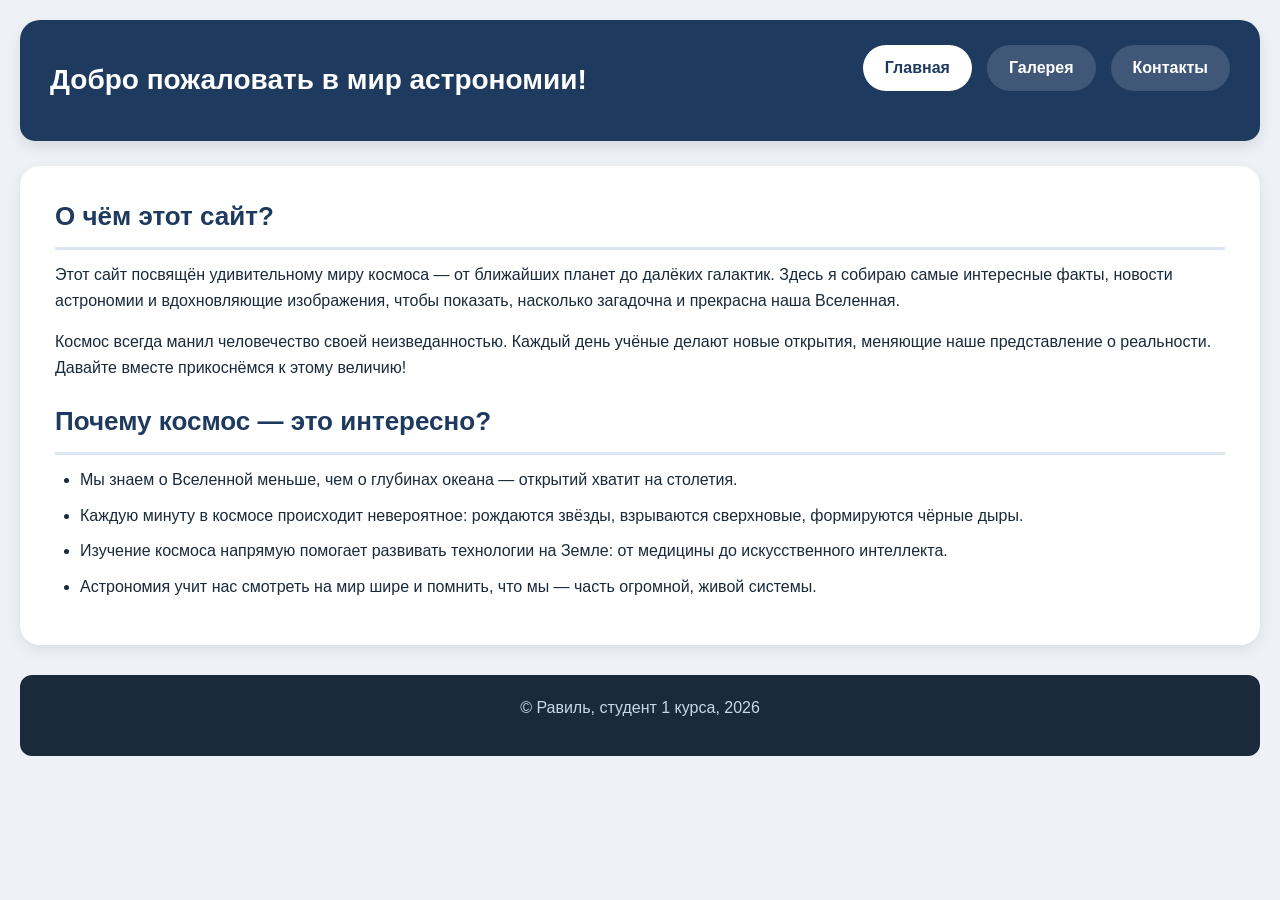
<file: index.html>
<!DOCTYPE html>
<html lang="ru">
<head>
    <meta charset="UTF-8">
    <meta name="viewport" content="width=device-width, initial-scale=1.0">
    <title>Мой космический гид | Вселенная рядом</title>
    
    <!-- ПОДКЛЮЧЕНИЕ CSS (ПР №2) -->
    <link rel="stylesheet" href="style.css">
    
</head>
<body>

    <!-- ===== (HEADER) ===== -->
    <header>
        <h1>Добро пожаловать в мир астрономии!</h1>
        
        <!-- Навигационное меню (3 пункта, один рабочий) -->
        <nav>
            <ul>
                <!-- рабочая ссылка -->
                <li><a href="index.html" class="active">Главная</a></li>
                <li><a href="gallery.html">Галерея</a></li>
                <li><a href="contacts.html">Контакты</a></li>
            </ul>
        </nav>
    </header>

    <!-- ===== (MAIN) ===== -->
    <main>
        <!-- Секция с ключевым контентом -->
        <section>
            <h2>О чём этот сайт?</h2>
            
            <p>Этот сайт посвящён удивительному миру космоса — от ближайших планет до далёких галактик. Здесь я собираю самые интересные факты, новости астрономии и вдохновляющие изображения, чтобы показать, насколько загадочна и прекрасна наша Вселенная.</p>
            <p>Космос всегда манил человечество своей неизведанностью. Каждый день учёные делают новые открытия, меняющие наше представление о реальности. Давайте вместе прикоснёмся к этому величию!</p>
            
            <h2>Почему космос — это интересно?</h2>
            
            <!-- Маркированный список с ключевыми причинами -->
            <ul>
                <li>Мы знаем о Вселенной меньше, чем о глубинах океана — открытий хватит на столетия.</li>
                <li>Каждую минуту в космосе происходит невероятное: рождаются звёзды, взрываются сверхновые, формируются чёрные дыры.</li>
                <li>Изучение космоса напрямую помогает развивать технологии на Земле: от медицины до искусственного интеллекта.</li>
                <li>Астрономия учит нас смотреть на мир шире и помнить, что мы — часть огромной, живой системы.</li>
            </ul>
        </section>
    </main>

    <!-- ===== (FOOTER) ===== -->
    <footer>
        <p>© Равиль, студент 1 курса, 2026</p>
    </footer>

</body>
</html>
</file>
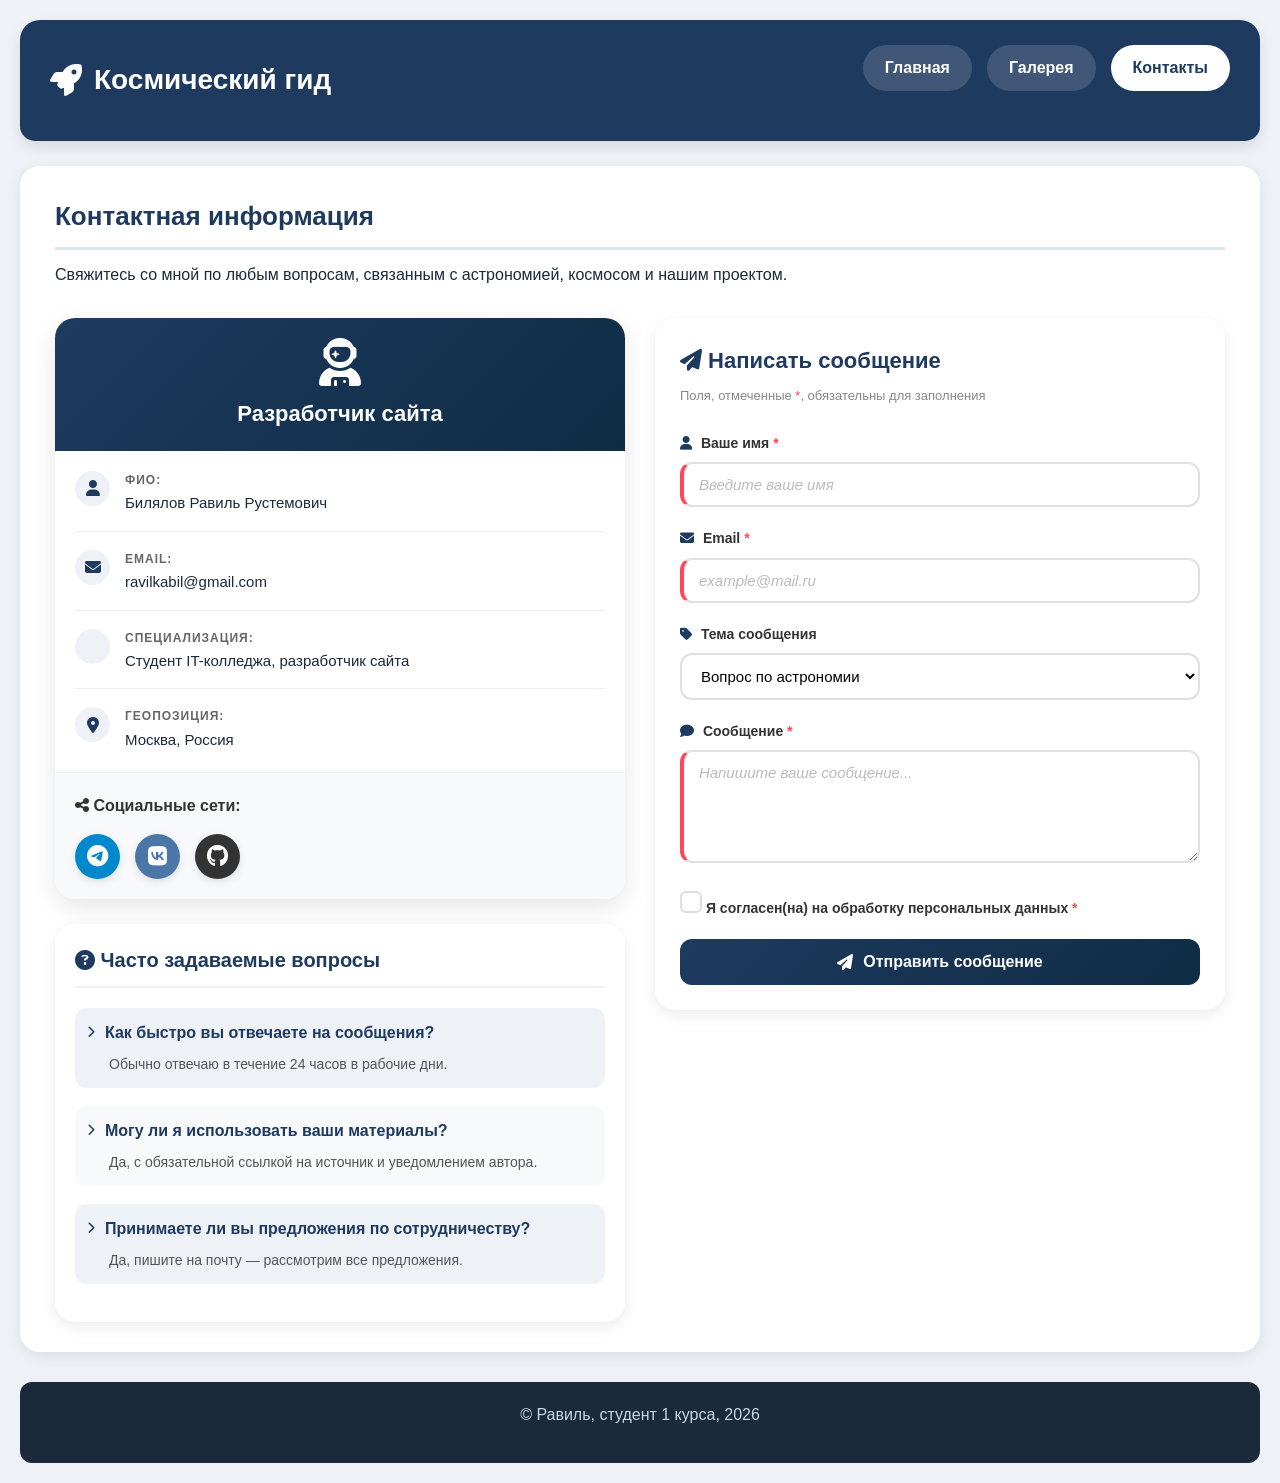
<file: contacts.html>
<!DOCTYPE html>
<html lang="ru">
<head>
    <meta charset="UTF-8">
    <meta name="viewport" content="width=device-width, initial-scale=1.0">
    <title>Контакты - Космический гид</title>
    
    <link rel="stylesheet" href="style.css">
    <link rel="stylesheet" href="https://cdnjs.cloudflare.com/ajax/libs/font-awesome/6.4.0/css/all.min.css">
</head>
<body>

    <header>
        <div class="logo">
            <i class="fas fa-rocket"></i>
            <h1>Космический гид</h1>
        </div>
        
        <nav>
            <ul>
                <li><a href="index.html">Главная</a></li>
                <li><a href="gallery.html">Галерея</a></li>
                <li><a href="contacts.html" class="active">Контакты</a></li>
            </ul>
        </nav>
    </header>

    <main>
        <h2 style="margin-top: 0;">Контактная информация</h2>
        <p style="margin-bottom: 30px;">Свяжитесь со мной по любым вопросам, связанным с астрономией, космосом и нашим проектом.</p>
        
        <div class="contacts-layout">
            <div class="contacts-left">
                <div class="info-card">
                    <div class="info-card-header">
                        <i class="fas fa-user-astronaut"></i>
                        <h3>Разработчик сайта</h3>
                    </div>
                    <div class="info-card-content">
                        <div class="info-item">
                            <i class="fas fa-user"></i>
                            <div>
                                <strong>ФИО:</strong>
                                <span>Билялов Равиль Рустемович</span>
                            </div>
                        </div>
                        <div class="info-item">
                            <i class="fas fa-envelope"></i>
                            <div>
                                <strong>Email:</strong>
                                <a href="mailto:ravilkabil@gmail.com">ravilkabil@gmail.com</a>
                            </div>
                        </div>
                        <div class="info-item">
                            <i class="fas fa-telescope"></i>
                            <div>
                                <strong>Специализация:</strong>
                                <span>Студент IT-колледжа, разработчик сайта</span>
                            </div>
                        </div>
                        <div class="info-item">
                            <i class="fas fa-map-marker-alt"></i>
                            <div>
                                <strong>Геопозиция:</strong>
                                <span>Москва, Россия</span>
                            </div>
                        </div>
                    </div>
                    <div class="social-links">
                        <h4><i class="fas fa-share-alt"></i> Социальные сети:</h4>
                        <div class="social-icons">
                            <a href="https://t.me/ow3rdoz" class="social-icon telegram"><i class="fab fa-telegram-plane"></i></a>
                            <a href="https://vk.com/ravilkab" class="social-icon vk"><i class="fab fa-vk"></i></a>
                            <a href="https://github.com/solflade" class="social-icon github"><i class="fab fa-github"></i></a>
                        </div>
                    </div>
                </div>

                <div class="faq-block">
                    <h3><i class="fas fa-question-circle"></i> Часто задаваемые вопросы</h3>
                    <div class="faq-item">
                        <div class="faq-question"><i class="fas fa-chevron-right"></i> Как быстро вы отвечаете на сообщения?</div>
                        <div class="faq-answer">Обычно отвечаю в течение 24 часов в рабочие дни.</div>
                    </div>
                    <div class="faq-item">
                        <div class="faq-question"><i class="fas fa-chevron-right"></i> Могу ли я использовать ваши материалы?</div>
                        <div class="faq-answer">Да, с обязательной ссылкой на источник и уведомлением автора.</div>
                    </div>
                    <div class="faq-item">
                        <div class="faq-question"><i class="fas fa-chevron-right"></i> Принимаете ли вы предложения по сотрудничеству?</div>
                        <div class="faq-answer">Да, пишите на почту — рассмотрим все предложения.</div>
                    </div>
                </div>
            </div>

            <div class="contacts-right">
                <div class="contact-form">
                    <h3><i class="fas fa-paper-plane"></i> Написать сообщение</h3>
                    <p class="form-note">Поля, отмеченные <span class="required-star">*</span>, обязательны для заполнения</p>
                    
                    <form action="#" method="POST" id="feedback-form">
                        <div class="form-group">
                            <label for="name"><i class="fas fa-user"></i> Ваше имя <span class="required-star">*</span></label>
                            <input type="text" id="name" name="name" class="form-input" placeholder="Введите ваше имя" required>
                        </div>

                        <div class="form-group">
                            <label for="email"><i class="fas fa-envelope"></i> Email <span class="required-star">*</span></label>
                            <input type="email" id="email" name="email" class="form-input" placeholder="example@mail.ru" required>
                        </div>

                        <div class="form-group">
                            <label for="subject"><i class="fas fa-tag"></i> Тема сообщения</label>
                            <select id="subject" name="subject" class="form-input">
                                <option value="question">Вопрос по астрономии</option>
                                <option value="cooperation">Сотрудничество</option>
                                <option value="suggestion">Предложение</option>
                                <option value="other">Другое</option>
                            </select>
                        </div>

                        <div class="form-group">
                            <label for="message"><i class="fas fa-comment"></i> Сообщение <span class="required-star">*</span></label>
                            <textarea id="message" name="message" class="form-textarea" placeholder="Напишите ваше сообщение..." rows="5" required></textarea>
                        </div>

                        <div class="form-group checkbox-group">
                            <label class="checkbox-label">
                                <input type="checkbox" id="consent" name="consent" required class="checkbox-input">
                                <span class="checkmark"></span>
                                <span class="checkbox-text">Я согласен(на) на обработку персональных данных</span>
                                <span class="required-star">*</span>
                            </label>
                        </div>

                        <button type="submit" class="submit-btn">
                            <i class="fas fa-paper-plane"></i> Отправить сообщение
                        </button>

                        <div class="form-success" id="form-success">
                            <i class="fas fa-check-circle"></i> Сообщение успешно отправлено! Я свяжусь с вами в ближайшее время.
                        </div>
                    </form>
                </div>
            </div>
        </div>
    </main>

    <footer>
        <p>© Равиль, студент 1 курса, 2026</p>
    </footer>

    <script src="script.js"></script>
</body>
</html>
</file>
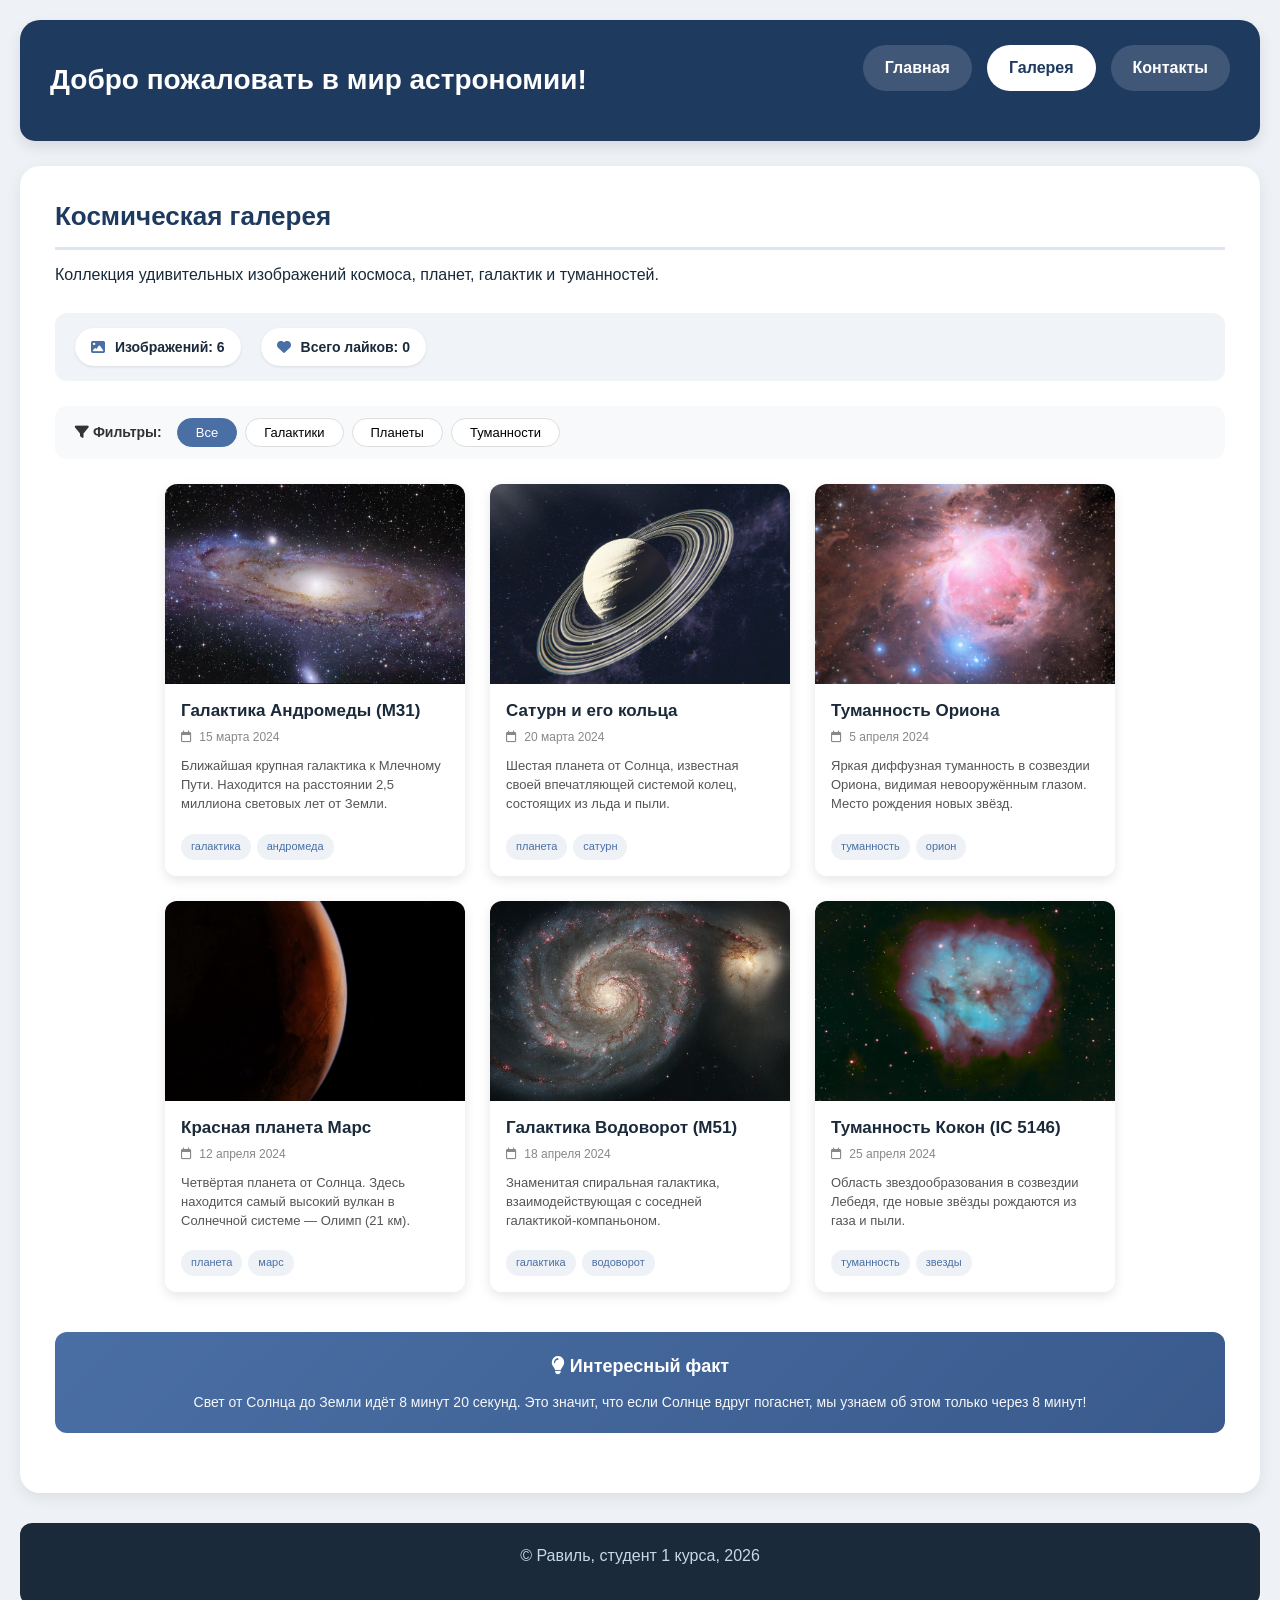
<file: gallery.html>
<!DOCTYPE html>
<html lang="ru">
<head>
    <meta charset="UTF-8">
    <meta name="viewport" content="width=device-width, initial-scale=1.0">
    <title>Галерея - Космический гид</title>
    
    <!-- Подключение стилей -->
    <link rel="stylesheet" href="style.css">
    
    <!-- Font Awesome для иконок -->
    <link rel="stylesheet" href="https://cdnjs.cloudflare.com/ajax/libs/font-awesome/6.4.0/css/all.min.css">
</head>
<body>

    <!-- ===== ШАПКА САЙТА ===== -->
    <header>
        <h1>Добро пожаловать в мир астрономии!</h1>
        
        <!-- Навигационное меню (ссылка на галерею) -->
        <nav>
            <ul>
                <li><a href="index.html">Главная</a></li>
                <li><a href="gallery.html" class="active">Галерея</a></li>
                <!-- заглушка -->
                <li><a href="contacts.html">Контакты</a></li>
            </ul>
        </nav>
    </header>

    <!-- ===== ОСНОВНОЕ СОДЕРЖИМОЕ ===== -->
    <main>
        <h2 style="margin-top: 0;">Космическая галерея</h2>
        <p style="margin-bottom: 25px;">Коллекция удивительных изображений космоса, планет, галактик и туманностей.</p>
        
        <!-- Панель управления (счётчики и переключение вида) -->
        <div class="controls-panel">
            <div class="stats">
                <span class="stat-item">
                    <i class="fas fa-image"></i>
                    Изображений: <span id="image-counter">0</span>
                </span>
                <span class="stat-item">
                    <i class="fas fa-heart"></i>
                    Всего лайков: <span id="total-likes">0</span>
                </span>
            </div>
        </div>

        <!-- Фильтры по категориям -->
        <div class="filters">
            <h3><i class="fas fa-filter"></i> Фильтры:</h3>
            <div class="filter-buttons">
                <button class="filter-btn active" data-filter="all">Все</button>
                <button class="filter-btn" data-filter="galaxy">Галактики</button>
                <button class="filter-btn" data-filter="planet">Планеты</button>
                <button class="filter-btn" data-filter="nebula">Туманности</button>
            </div>
        </div>

        <!-- ГАЛЕРЕЯ С CSS GRID -->
        <div class="gallery-grid" id="image-gallery">
            
            <!-- Карточка 1: Галактика Андромеды -->
            <article class="image-card" data-category="galaxy">
                <div class="card-image">
                    <img src="images/ANDROMEDA.png" 
                         alt="Галактика Андромеды - ближайшая крупная галактика к Млечному Пути"
                         class="gallery-img"
                         loading="lazy">
                    <div class="image-overlay">
                        <button class="like-btn" data-id="1">
                            <i class="far fa-heart"></i>
                            <span class="like-count">0</span>
                        </button>
                        <button class="zoom-btn">
                            <i class="fas fa-expand"></i>
                        </button>
                    </div>
                </div>
                <div class="card-content">
                    <h3 class="image-title">Галактика Андромеды (M31)</h3>
                    <p class="image-date"><i class="far fa-calendar"></i> 15 марта 2024</p>
                    <p class="image-description">Ближайшая крупная галактика к Млечному Пути. Находится на расстоянии 2,5 миллиона световых лет от Земли.</p>
                    <div class="image-tags">
                        <span class="tag">галактика</span>
                        <span class="tag">андромеда</span>
                    </div>
                </div>
            </article>

            <!-- Карточка 2: Сатурн -->
            <article class="image-card" data-category="planet">
                <div class="card-image">
                    <img src="images/SATURN.png" 
                         alt="Планета Сатурн с её знаменитыми кольцами"
                         class="gallery-img"
                         loading="lazy">
                    <div class="image-overlay">
                        <button class="like-btn" data-id="2">
                            <i class="far fa-heart"></i>
                            <span class="like-count">0</span>
                        </button>
                        <button class="zoom-btn">
                            <i class="fas fa-expand"></i>
                        </button>
                    </div>
                </div>
                <div class="card-content">
                    <h3 class="image-title">Сатурн и его кольца</h3>
                    <p class="image-date"><i class="far fa-calendar"></i> 20 марта 2024</p>
                    <p class="image-description">Шестая планета от Солнца, известная своей впечатляющей системой колец, состоящих из льда и пыли.</p>
                    <div class="image-tags">
                        <span class="tag">планета</span>
                        <span class="tag">сатурн</span>
                    </div>
                </div>
            </article>

            <!-- Карточка 3: Туманность Ориона -->
            <article class="image-card" data-category="nebula">
                <div class="card-image">
                    <img src="images/ORION.png" 
                         alt="Туманность Ориона - яркая эмиссионная туманность"
                         class="gallery-img"
                         loading="lazy">
                    <div class="image-overlay">
                        <button class="like-btn" data-id="3">
                            <i class="far fa-heart"></i>
                            <span class="like-count">0</span>
                        </button>
                        <button class="zoom-btn">
                            <i class="fas fa-expand"></i>
                        </button>
                    </div>
                </div>
                <div class="card-content">
                    <h3 class="image-title">Туманность Ориона</h3>
                    <p class="image-date"><i class="far fa-calendar"></i> 5 апреля 2024</p>
                    <p class="image-description">Яркая диффузная туманность в созвездии Ориона, видимая невооружённым глазом. Место рождения новых звёзд.</p>
                    <div class="image-tags">
                        <span class="tag">туманность</span>
                        <span class="tag">орион</span>
                    </div>
                </div>
            </article>

            <!-- Карточка 4: Марс -->
            <article class="image-card" data-category="planet">
                <div class="card-image">
                    <img src="images/MARS.png" 
                         alt="Красная планета Марс с вулканами и долинами"
                         class="gallery-img"
                         loading="lazy">
                    <div class="image-overlay">
                        <button class="like-btn" data-id="4">
                            <i class="far fa-heart"></i>
                            <span class="like-count">0</span>
                        </button>
                        <button class="zoom-btn">
                            <i class="fas fa-expand"></i>
                        </button>
                    </div>
                </div>
                <div class="card-content">
                    <h3 class="image-title">Красная планета Марс</h3>
                    <p class="image-date"><i class="far fa-calendar"></i> 12 апреля 2024</p>
                    <p class="image-description">Четвёртая планета от Солнца. Здесь находится самый высокий вулкан в Солнечной системе — Олимп (21 км).</p>
                    <div class="image-tags">
                        <span class="tag">планета</span>
                        <span class="tag">марс</span>
                    </div>
                </div>
            </article>

            <!-- Карточка 5: Галактика Водоворот -->
            <article class="image-card" data-category="galaxy">
                <div class="card-image">
                    <img src="images/VODOVOROD.png" 
                         alt="Галактика Водоворот (M51) с ярко выраженной спиральной структурой"
                         class="gallery-img"
                         loading="lazy">
                    <div class="image-overlay">
                        <button class="like-btn" data-id="5">
                            <i class="far fa-heart"></i>
                            <span class="like-count">0</span>
                        </button>
                        <button class="zoom-btn">
                            <i class="fas fa-expand"></i>
                        </button>
                    </div>
                </div>
                <div class="card-content">
                    <h3 class="image-title">Галактика Водоворот (M51)</h3>
                    <p class="image-date"><i class="far fa-calendar"></i> 18 апреля 2024</p>
                    <p class="image-description">Знаменитая спиральная галактика, взаимодействующая с соседней галактикой-компаньоном.</p>
                    <div class="image-tags">
                        <span class="tag">галактика</span>
                        <span class="tag">водоворот</span>
                    </div>
                </div>
            </article>

            <!-- Карточка 6: Туманность Кокон -->
            <article class="image-card" data-category="nebula">
                <div class="card-image">
                    <img src="images/COCON.png" 
                         alt="Туманность Кокон - область звездообразования"
                         class="gallery-img"
                         loading="lazy">
                    <div class="image-overlay">
                        <button class="like-btn" data-id="6">
                            <i class="far fa-heart"></i>
                            <span class="like-count">0</span>
                        </button>
                        <button class="zoom-btn">
                            <i class="fas fa-expand"></i>
                        </button>
                    </div>
                </div>
                <div class="card-content">
                    <h3 class="image-title">Туманность Кокон (IC 5146)</h3>
                    <p class="image-date"><i class="far fa-calendar"></i> 25 апреля 2024</p>
                    <p class="image-description">Область звездообразования в созвездии Лебедя, где новые звёзды рождаются из газа и пыли.</p>
                    <div class="image-tags">
                        <span class="tag">туманность</span>
                        <span class="tag">звезды</span>
                    </div>
                </div>
            </article>

        </div>

        <!-- Интересный факт -->
        <aside class="gallery-info">
            <h3><i class="fas fa-lightbulb"></i> Интересный факт</h3>
            <p>Свет от Солнца до Земли идёт 8 минут 20 секунд. Это значит, что если Солнце вдруг погаснет, мы узнаем об этом только через 8 минут!</p>
        </aside>
    </main>

    <!-- ===== ПОДВАЛ САЙТА ===== -->
    <footer>
        <p>© Равиль, студент 1 курса, 2026</p>
    </footer>

    <!-- Подключение JavaScript -->
    <script src="script.js"></script>

</body>
</html>
</file>
<file: style.css>
/* ---------- 1. СБРОС СТАНДАРТНЫХ ОТСТУПОВ ---------- */
* {
    margin: 0;
    padding: 0;
    box-sizing: border-box;
}

/* ---------- 2. ОБЩИЕ СТИЛИ ДЛЯ СТРАНИЦЫ ---------- */
body {
    font-family: 'Segoe UI', Tahoma, Geneva, Verdana, sans-serif;
    background-color: #eef2f7;
    color: #1a2a3a;
    line-height: 1.6;
    padding: 20px;
}

/* ========== ШАПКА С FLEXBOX ========== */
header {
    background-color: #1e3a5f;
    color: white;
    padding: 25px 30px;
    border-radius: 20px 20px 15px 15px;
    margin-bottom: 25px;
    box-shadow: 0 6px 14px rgba(0, 0, 0, 0.1);
    
    /* FLEXBOX для шапки */
    display: flex;
    flex-wrap: wrap;
    justify-content: space-between;
    align-items: center;
    gap: 20px;
}

/* Логотип в шапке */
.logo {
    display: flex;
    align-items: center;
    gap: 12px;
}

.logo i {
    font-size: 32px;
}

.logo h1 {
    font-size: 28px;
    margin: 0;
}


header h1 {
    font-size: 28px;
    margin-bottom: 0;
}

/* ---------- НАВИГАЦИЯ С FLEXBOX ---------- */
nav {
    background-color: transparent;
    padding: 0;
    border-radius: 0;
    margin-top: 0;
}

nav ul {
    list-style-type: none;
    display: flex;
    justify-content: center;
    flex-wrap: wrap;
    gap: 15px;
}

nav ul li a {
    color: white;
    text-decoration: none;
    font-weight: bold;
    padding: 10px 22px;
    border-radius: 30px;
    transition: all 0.3s ease;
    display: inline-block;
    background-color: rgba(255, 255, 255, 0.15);
}

nav ul li a:hover {
    background-color: white;
    color: #1e3a5f;
    transform: translateY(-3px);
    box-shadow: 0 5px 15px rgba(0, 0, 0, 0.2);
}

nav ul li a.active {
    background-color: white;
    color: #1e3a5f;
}

/* ---------- ОСНОВНАЯ ЧАСТЬ ---------- */
main {
    background-color: white;
    padding: 30px 35px;
    border-radius: 20px;
    box-shadow: 0 5px 15px rgba(0, 0, 0, 0.08);
    margin-bottom: 30px;
}

h2 {
    color: #1e3a5f;
    margin: 20px 0 12px 0;
    padding-bottom: 10px;
    border-bottom: 3px solid #dce5f0;
    font-size: 26px;
}

h2:first-of-type {
    margin-top: 0;
}

p {
    margin-bottom: 16px;
    font-size: 16px;
}

ul {
    margin-left: 25px;
    margin-bottom: 15px;
}

ul li {
    margin-bottom: 10px;
    font-size: 16px;
}

/* ---------- ПОДВАЛ С FLEXBOX ---------- */
footer {
    background-color: #1a2a3a;
    color: #c8d8e8;
    text-align: center;
    padding: 20px;
    border-radius: 12px;
    font-size: 14px;
}

/* ========== ГАЛЕРЕЯ С FLEXBOX (вместо GRID) ========== */
.gallery-grid {
    display: flex;
    flex-wrap: wrap;
    justify-content: center;
    gap: 25px;
    margin-bottom: 40px;
}


/* ---------- КАРТОЧКА ИЗОБРАЖЕНИЯ ---------- */
.image-card {
    background: white;
    border-radius: 12px;
    overflow: hidden;
    box-shadow: 0 4px 12px rgba(0, 0, 0, 0.1);
    transition: all 0.3s ease;
    display: flex;
    flex-direction: column;
    width: 300px;
    flex-shrink: 0;
}

.image-card:hover {
    transform: translateY(-5px);
    box-shadow: 0 8px 25px rgba(0, 0, 0, 0.15);
}

/* ---------- ИЗОБРАЖЕНИЕ ---------- */
.card-image {
    position: relative;
    height: 200px;
    overflow: hidden;
    background: #1a1a2e;
    flex-shrink: 0;
}

.gallery-img {
    width: 100%;
    height: 100%;
    object-fit: cover;
    transition: transform 0.4s ease;
}

.image-card:hover .gallery-img {
    transform: scale(1.05);
}

/* ---------- НАЛОЖЕНИЕ С КНОПКАМИ ---------- */
.image-overlay {
    position: absolute;
    top: 10px;
    right: 10px;
    display: flex;
    gap: 8px;
    opacity: 0;
    transition: opacity 0.3s;
}

.image-card:hover .image-overlay {
    opacity: 1;
}

.like-btn, .zoom-btn {
    background: rgba(255, 255, 255, 0.95);
    border: none;
    width: 38px;
    height: 38px;
    border-radius: 50%;
    cursor: pointer;
    display: flex;
    align-items: center;
    justify-content: center;
    gap: 3px;
    font-size: 14px;
    transition: all 0.2s;
    box-shadow: 0 2px 6px rgba(0, 0, 0, 0.2);
}

.like-btn:hover {
    background: #ff6b8b;
    color: white;
    transform: scale(1.1);
}

.like-btn.liked {
    background: #ff4757;
    color: white;
}

.zoom-btn:hover {
    background: #4a6fa5;
    color: white;
    transform: scale(1.1);
}

.like-count {
    margin-left: 3px;
    font-size: 13px;
    font-weight: bold;
}

/* ---------- КОНТЕНТ КАРТОЧКИ ---------- */
.card-content {
    padding: 16px;
    flex-grow: 1;
    display: flex;
    flex-direction: column;
    background: white;
}

.image-title {
    margin: 0 0 6px 0;
    color: #1a2a3a;
    font-size: 17px;
    font-weight: bold;
    line-height: 1.3;
}

.image-date {
    color: #888;
    font-size: 12px;
    margin-bottom: 10px;
}

.image-date i {
    margin-right: 4px;
}

.image-description {
    color: #555;
    font-size: 13px;
    line-height: 1.45;
    margin-bottom: 12px;
    flex-grow: 1;
}

/* ---------- ТЕГИ ---------- */
.image-tags {
    display: flex;
    flex-wrap: wrap;
    gap: 6px;
    margin-top: auto;
    padding-top: 8px;
}

.tag {
    background: #eef2f7;
    color: #4a6fa5;
    padding: 4px 10px;
    border-radius: 20px;
    font-size: 11px;
    font-weight: 500;
}

/* ---------- ПАНЕЛЬ УПРАВЛЕНИЯ (FLEXBOX) ---------- */
.controls-panel {
    display: flex;
    flex-wrap: wrap;
    justify-content: space-between;
    align-items: center;
    gap: 15px;
    background: #f0f4f8;
    padding: 15px 20px;
    border-radius: 12px;
    margin-bottom: 25px;
}

.stats {
    display: flex;
    gap: 20px;
    flex-wrap: wrap;
}

.stat-item {
    background: white;
    padding: 8px 16px;
    border-radius: 25px;
    box-shadow: 0 1px 3px rgba(0, 0, 0, 0.1);
    font-weight: bold;
    font-size: 14px;
}

.stat-item i {
    color: #4a6fa5;
    margin-right: 6px;
}

.view-controls {
    display: flex;
    gap: 10px;
}

.view-btn {
    background: white;
    border: 1px solid #ddd;
    padding: 8px 16px;
    border-radius: 25px;
    cursor: pointer;
    transition: all 0.3s;
    font-weight: bold;
    font-size: 13px;
}

.view-btn.active {
    background: #4a6fa5;
    color: white;
    border-color: #4a6fa5;
}

.view-btn:hover {
    background: #3a5a8c;
    color: white;
}

/* ---------- ФИЛЬТРЫ (FLEXBOX) ---------- */
.filters {
    background: #f8f9fa;
    padding: 12px 20px;
    border-radius: 12px;
    margin-bottom: 25px;
    display: flex;
    flex-wrap: wrap;
    align-items: center;
    gap: 15px;
}

.filters h3 {
    margin: 0;
    color: #333;
    font-size: 14px;
}

.filter-buttons {
    display: flex;
    flex-wrap: wrap;
    gap: 8px;
}

.filter-btn {
    background: white;
    border: 1px solid #ddd;
    padding: 6px 18px;
    border-radius: 25px;
    cursor: pointer;
    transition: all 0.3s;
    font-size: 13px;
}

.filter-btn:hover {
    background: #4a6fa5;
    color: white;
    border-color: #4a6fa5;
}

.filter-btn.active {
    background: #4a6fa5;
    color: white;
    border-color: #4a6fa5;
}

/* ---------- БЛОК С ИНФОРМАЦИЕЙ ---------- */
.gallery-info {
    background: linear-gradient(135deg, #4a6fa5 0%, #3a5a8c 100%);
    color: white;
    padding: 20px 25px;
    border-radius: 12px;
    text-align: center;
    margin-bottom: 30px;
}

.gallery-info h3 {
    margin: 0 0 10px 0;
    font-size: 18px;
}

.gallery-info p {
    margin: 0;
    font-size: 14px;
    opacity: 0.95;
}

/* ========== СТРАНИЦА КОНТАКТОВ С FLEXBOX ========== */
.contacts-layout {
    display: flex;
    flex-wrap: wrap;
    gap: 30px;
}

.contacts-left {
    flex: 1;
    min-width: 280px;
    display: flex;
    flex-direction: column;
    gap: 25px;
}

.contacts-right {
    flex: 1;
    min-width: 280px;
    display: flex;
    flex-direction: column;
    gap: 25px;
}

@media (max-width: 768px) {
    .contacts-layout {
        flex-direction: column;
    }
}

/* ---------- ИНФОРМАЦИОННАЯ КАРТОЧКА ---------- */
.info-card {
    background: white;
    border-radius: 20px;
    overflow: hidden;
    box-shadow: 0 8px 25px rgba(0, 0, 0, 0.1);
}

.info-card-header {
    background: linear-gradient(135deg, #1e3a5f 0%, #0f2c44 100%);
    color: white;
    padding: 20px;
    text-align: center;
}

.info-card-header i {
    font-size: 48px;
    margin-bottom: 10px;
}

.info-card-header h3 {
    margin: 0;
    font-size: 22px;
}

.info-card-content {
    padding: 20px;
}

.info-item {
    display: flex;
    align-items: flex-start;
    gap: 15px;
    margin-bottom: 18px;
    padding-bottom: 15px;
    border-bottom: 1px solid #eef2f7;
}

.info-item:last-child {
    border-bottom: none;
    margin-bottom: 0;
    padding-bottom: 0;
}

.info-item > i {
    width: 35px;
    height: 35px;
    background: #eef2f7;
    border-radius: 50%;
    display: flex;
    align-items: center;
    justify-content: center;
    color: #1e3a5f;
    font-size: 16px;
    flex-shrink: 0;
}

.info-item div {
    flex: 1;
}

.info-item strong {
    display: block;
    font-size: 12px;
    color: #666;
    text-transform: uppercase;
    letter-spacing: 1px;
}

.info-item span, .info-item a {
    font-size: 15px;
    color: #1a2a3a;
}

.info-item a {
    text-decoration: none;
    transition: color 0.3s;
}

.info-item a:hover {
    color: #1e3a5f;
}

/* ---------- СОЦИАЛЬНЫЕ СЕТИ (FLEXBOX) ---------- */
.social-links {
    padding: 20px;
    background: #f8f9fa;
    border-top: 1px solid #eef2f7;
}

.social-links h4 {
    margin: 0 0 15px 0;
    font-size: 16px;
    color: #333;
}

.social-icons {
    display: flex;
    gap: 15px;
    flex-wrap: wrap;
}

.social-icon {
    width: 45px;
    height: 45px;
    border-radius: 50%;
    display: flex;
    align-items: center;
    justify-content: center;
    font-size: 22px;
    text-decoration: none;
    transition: all 0.3s ease;
    box-shadow: 0 3px 8px rgba(0, 0, 0, 0.1);
}

.social-icon.telegram {
    background: #0088cc;
    color: white;
}

.social-icon.vk {
    background: #4a76a8;
    color: white;
}

.social-icon.github {
    background: #333;
    color: white;
}

.social-icon:hover {
    transform: translateY(-5px) scale(1.05);
    box-shadow: 0 8px 20px rgba(0, 0, 0, 0.2);
}

/* ---------- БЛОК FAQ ---------- */
.faq-block {
    background: white;
    border-radius: 20px;
    padding: 20px;
    box-shadow: 0 5px 15px rgba(0, 0, 0, 0.08);
}

.faq-block h3 {
    margin: 0 0 20px 0;
    color: #1e3a5f;
    font-size: 20px;
    padding-bottom: 10px;
    border-bottom: 2px solid #eef2f7;
}

.faq-item {
    margin-bottom: 18px;
    padding: 12px;
    background: #f8f9fa;
    border-radius: 12px;
    transition: all 0.3s;
}

.faq-item:nth-child(even) {
    background: #eef2f7;
}

.faq-item:hover {
    transform: translateX(5px);
    box-shadow: 0 3px 10px rgba(0, 0, 0, 0.1);
}

.faq-question {
    font-weight: bold;
    color: #1e3a5f;
    cursor: pointer;
    display: flex;
    align-items: center;
    gap: 10px;
}

.faq-question i {
    font-size: 12px;
    transition: transform 0.3s;
}

.faq-item:hover .faq-question i {
    transform: translateX(3px);
}

.faq-answer {
    font-size: 14px;
    color: #555;
    margin-top: 8px;
    padding-left: 22px;
}


/* ---------- ФОРМА ОБРАТНОЙ СВЯЗИ ---------- */
.contact-form {
    background: white;
    border-radius: 20px;
    padding: 25px;
    box-shadow: 0 5px 15px rgba(0, 0, 0, 0.08);
}

.contact-form h3 {
    margin: 0 0 8px 0;
    color: #1e3a5f;
    font-size: 22px;
}

.form-note {
    font-size: 13px;
    color: #888;
    margin-bottom: 25px;
}

.required-star {
    color: #ff4757;
}

.form-group {
    margin-bottom: 20px;
}

.form-group label {
    display: block;
    margin-bottom: 8px;
    font-weight: 600;
    color: #333;
    font-size: 14px;
}

.form-group label i {
    margin-right: 5px;
    color: #1e3a5f;
}

.form-input, .form-textarea {
    width: 100%;
    padding: 12px 15px;
    border: 2px solid #e0e0e0;
    border-radius: 12px;
    font-size: 15px;
    font-family: inherit;
    transition: all 0.3s ease;
    background: white;
}

.form-input:focus, .form-textarea:focus {
    outline: none;
    border-color: #1e3a5f;
    box-shadow: 0 0 0 3px rgba(30, 58, 95, 0.1);
}

.form-input:required, .form-textarea:required {
    border-left-width: 4px;
    border-left-color: #ff4757;
}

.form-input::placeholder, .form-textarea::placeholder {
    color: #bbb;
    font-style: italic;
}

/* Чекбокс */
.checkbox-group {
    margin-top: 20px;
}

.checkbox-label {
    display: flex;
    align-items: center;
    gap: 12px;
    cursor: pointer;
    font-weight: normal;
}

.checkbox-input {
    display: none;
}

.checkmark {
    width: 22px;
    height: 22px;
    border: 2px solid #ddd;
    border-radius: 6px;
    display: inline-block;
    position: relative;
    transition: all 0.3s;
    flex-shrink: 0;
}

.checkmark::before {
    content: "";
    position: absolute;
    top: 3px;
    left: 6px;
    width: 5px;
    height: 10px;
    border: solid white;
    border-width: 0 2px 2px 0;
    transform: rotate(45deg);
    opacity: 0;
    transition: opacity 0.2s;
}

.checkbox-input:checked + .checkmark {
    background: #1e3a5f;
    border-color: #1e3a5f;
}

.checkbox-input:checked + .checkmark::before {
    opacity: 1;
}

.checkbox-text {
    font-size: 14px;
    color: #333;
}

/* Кнопка отправки */
.submit-btn {
    width: 100%;
    padding: 14px;
    background: linear-gradient(135deg, #1e3a5f 0%, #0f2c44 100%);
    color: white;
    border: none;
    border-radius: 12px;
    font-size: 16px;
    font-weight: bold;
    cursor: pointer;
    transition: all 0.3s ease;
    display: flex;
    align-items: center;
    justify-content: center;
    gap: 10px;
}

.submit-btn:hover {
    transform: translateY(-3px);
    box-shadow: 0 8px 20px rgba(30, 58, 95, 0.3);
}

.submit-btn:active {
    transform: translateY(0);
}

.form-success {
    background: #d4edda;
    color: #155724;
    padding: 12px;
    border-radius: 12px;
    margin-top: 15px;
    display: none;
    align-items: center;
    gap: 10px;
    font-size: 14px;
}

.form-success.show {
    display: flex;
}


/* ---------- АНИМАЦИИ ---------- */
@keyframes fadeInUp {
    from {
        opacity: 0;
        transform: translateY(20px);
    }
    to {
        opacity: 1;
        transform: translateY(0);
    }
}

.image-card, .info-card, .faq-block, .work-hours, .contact-form, .connection-guide {
    animation: fadeInUp 0.4s ease forwards;
}

/* ---------- АДАПТИВНОСТЬ ---------- */
@media (max-width: 768px) {
    body {
        padding: 10px;
    }
    
    header {
        flex-direction: column;
        text-align: center;
    }
    
    header h1 {
        font-size: 24px;
    }
    
    nav ul {
        justify-content: center;
    }
    
    nav ul li a {
        padding: 8px 16px;
        font-size: 14px;
    }
    
    main {
        padding: 20px;
    }
    
    h2 {
        font-size: 22px;
    }
    
    .controls-panel {
        flex-direction: column;
        align-items: stretch;
        text-align: center;
    }
    
    .stats {
        justify-content: center;
    }
    
    .view-controls {
        justify-content: center;
    }
    
    .filters {
        flex-direction: column;
        text-align: center;
    }
    
    .filter-buttons {
        justify-content: center;
    }
    
    .gallery-grid.list-view .image-card {
        flex-direction: column;
    }
    
    .gallery-grid.list-view .card-image {
        width: 100%;
        height: 200px;
    }
}

.hidden {
    display: none !important;
}
</file>
